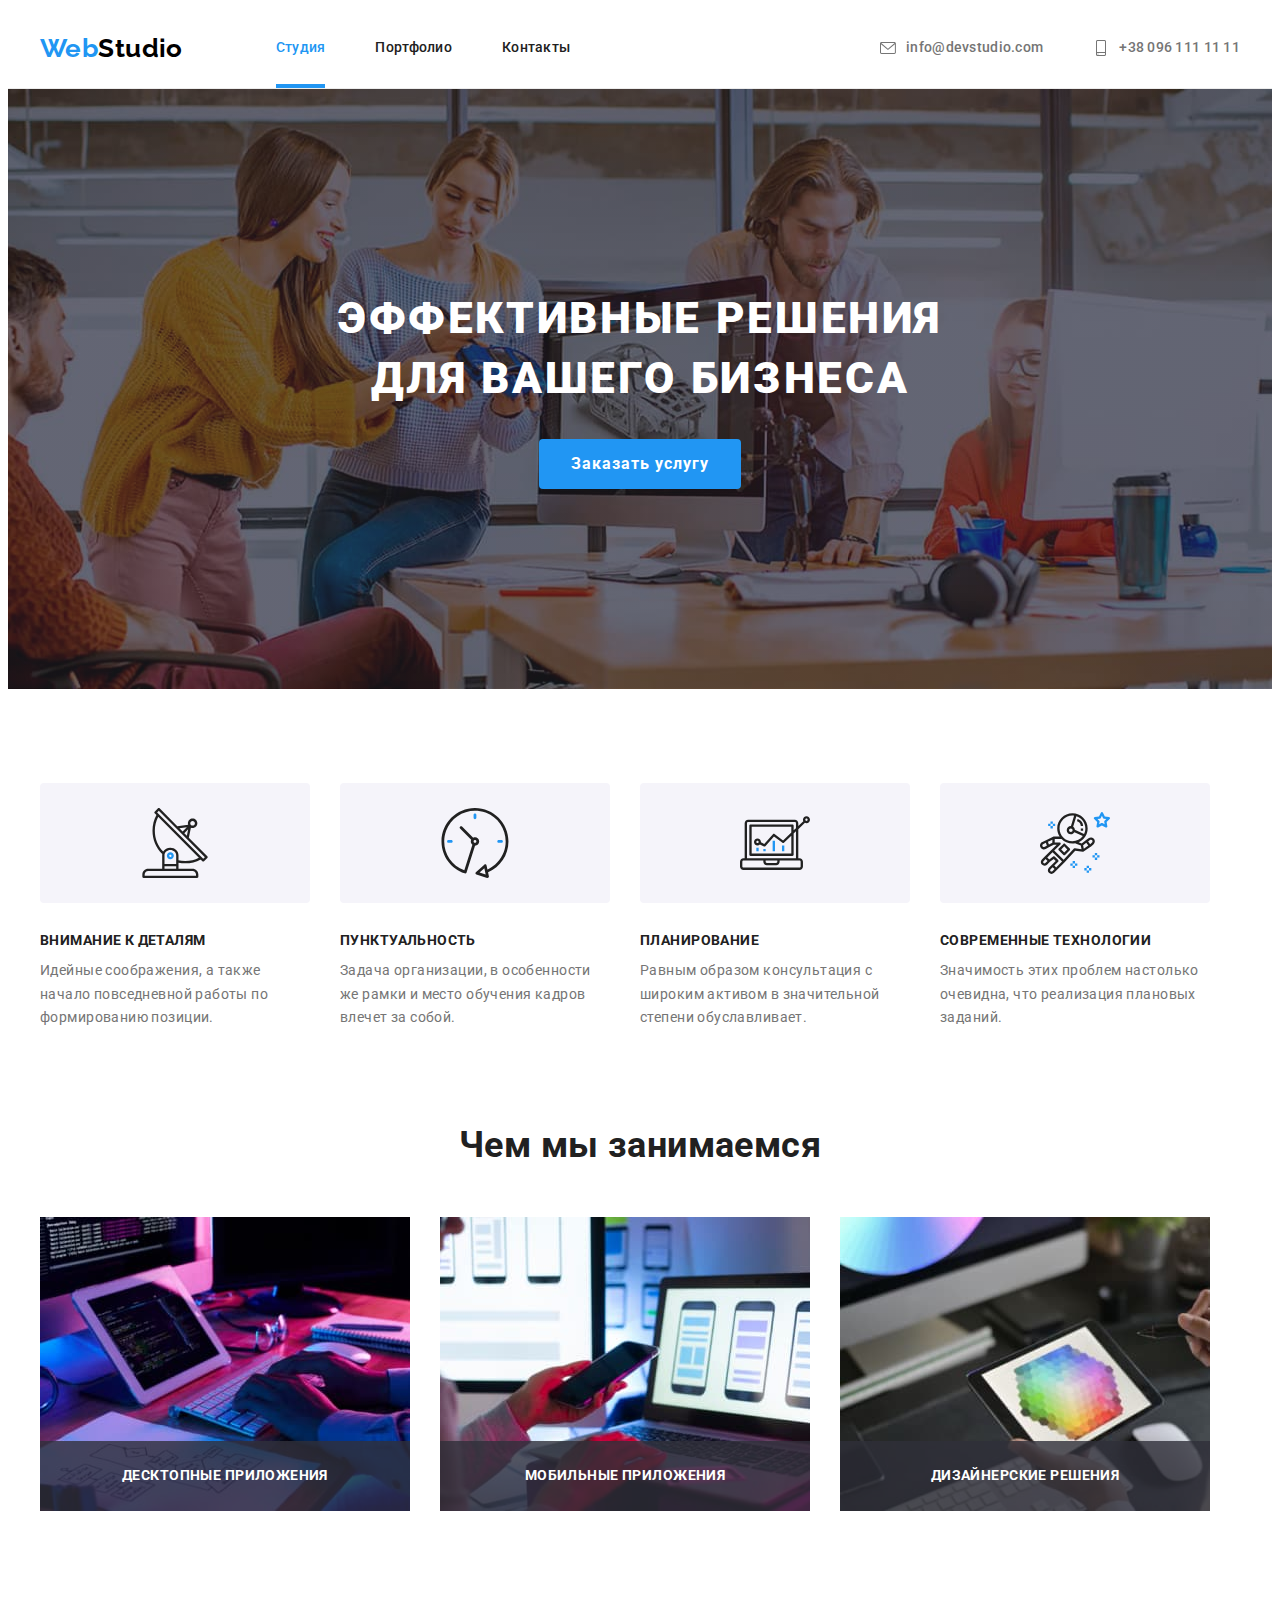
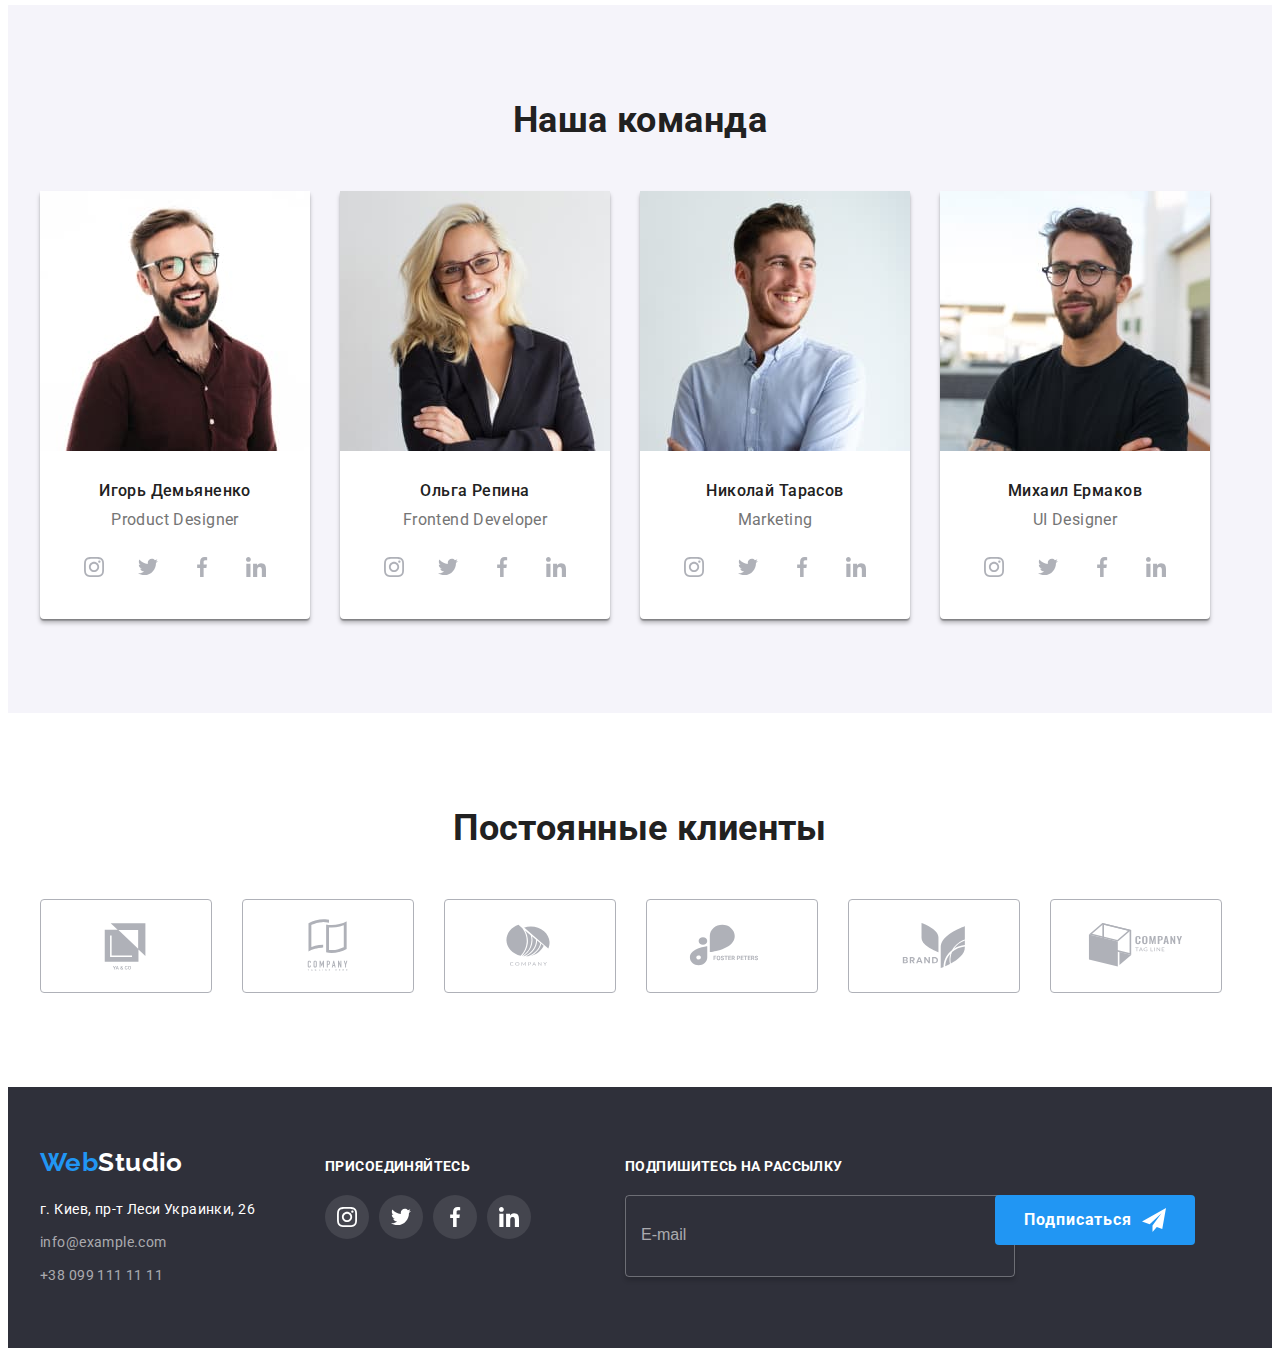
<file: index.html>
<!DOCTYPE html>
<html lang="ru">
  <head>
    <meta charset="UTF-8" />
    <meta http-equiv="X-UA-Compatible" content="IE=edge" />
    <meta name="goit-markup-hw-01" content="homework goit-markup-hw-01" />
    <title>WEBСтудия</title>
    <link rel="preconnect" href="https://fonts.googleapis.com" />
    <link rel="preconnect" href="https://fonts.gstatic.com" crossorigin />
    <link
      rel="stylesheet"
      href="https://cdnjs.cloudflare.com/ajax/libs/modern-normalize/1.1.0/modern-normalize.min.css"
      integrity="sha512-wpPYUAdjBVSE4KJnH1VR1HeZfpl1ub8YT/NKx4PuQ5NmX2tKuGu6U/JRp5y+Y8XG2tV+wKQpNHVUX03MfMFn9Q=="
      crossorigin="anonymous"
      referrerpolicy="no-referrer"
    />
    <link
      href="https://fonts.googleapis.com/css2?family=Raleway:wght@700&family=Roboto:wght@400;500;700;900&display=swap"
      rel="stylesheet"
    />
    <link rel="stylesheet" href="./css/main.min.css" />
</head>

  <body>
    <header class="header page-header--fixed" data-page-header>
      <div class="container">
        <!--navigation link-->
        <nav class="header__nav">
          <a href="./index.html" lang="en" class="brand-link link">
            <span class="brand-text-onehalf">Web</span><span class="brand-text-twohalf">Studio</span>
          </a>
          <ul class="header__list list">
            <li class="header__item">
              <a href="./index.html" class="header__link header__currentlink link">Студия</a>
            </li>
            <li class="header__item">
              <a href="./portfolio.html" class="header__link link">Портфолио</a>
            </li>
            <li class="header__item"><a href="" class="header__link link">Контакты</a></li>
          </ul>
        </nav>
        <ul class="header__contacts list">
          <li class="header__item header__item--muting">
            <a href="mailto:info@devstudio.com" class="header__link header__link--contact link">
              <svg class="header__icon">
                <use href="./images/icons.svg#icon-envelope"></use>
              </svg>
              info@devstudio.com
            </a>
          </li>
          <li class="header__item">
            <a href="tel:+380961111111" class="header__link header__link--contact link"
              ><svg class="header__icon">
                <use href="./images/icons.svg#icon-smartphone"></use>
              </svg>
              +38 096 111 11 11
            </a>
          </li>
        </ul>
      </div>
    </header>

    <main>
      <section class="tagline section">
        <div class="container">
          <h1 class="tagline__title">Эффективные решения для вашего бизнеса</h1>
          <button type="button" class="tagline__btn btn-fixed" data-modal-open>Заказать услугу</button>
        </div>
      </section>
      <section class="strengths section">
        <div class="container">
          <h2 hidden class="strengths__title visually-hidden">Наши качества</h2>
          <ul class="strengths__list list">
            <li class="strengths__item">
              <div class="strengths__accent">
                <svg class="strenghts__icon" width="70" height="70">
                  <use href="./images/icons.svg#icon-antenna"></use>
                </svg>
              </div>
              <h3 class="strengths__about">Внимание к деталям</h3>
              <p class="strengths__text">
                Идейные соображения, а также начало повседневной работы по формированию позиции.
              </p>
            </li>
            <li class="strengths__item">
              <div class="strengths__accent">
                <svg class="strenghts__icon" width="70" height="70">
                  <use href="./images/icons.svg#icon-clock"></use>
                </svg>
              </div>
              <h3 class="strengths__about">Пунктуальность</h3>
              <p class="strengths__text">
                Задача организации, в особенности же рамки и место обучения кадров влечет за собой.
              </p>
            </li>
            <li class="strengths__item">
              <div class="strengths__accent">
                <svg class="strenghts__icon" width="70" height="70">
                  <use href="./images/icons.svg#icon-diagram"></use>
                </svg>
              </div>
              <h3 class="strengths__about">Планирование</h3>
              <p class="strengths__text">
                Равным образом консультация с широким активом в значительной степени обуславливает.
              </p>
            </li>
            <li class="strengths__item">
              <div class="strengths__accent">
                <svg class="strenghts__icon" width="70" height="70">
                  <use href="./images/icons.svg#icon-astronaut"></use>
                </svg>
              </div>
              <h3 class="strengths__about">Современные технологии</h3>
              <p class="strengths__text">
                Значимость этих проблем настолько очевидна, что реализация плановых заданий.
              </p>
            </li>
          </ul>
        </div>
      </section>
      <section class="about section">
        <div class="container">
          <h2 class="about-title">Чем мы занимаемся</h2>
          <ul class="projects list">
            <li class="projects__item">
              <img
                src="./images/work-img-1.jpg"
                alt="Пример нашего проекта"
                width="370"
                height="294"
              />
              <p class="projects__title">Десктопные приложения</p>
            </li>
            <li class="projects__item">
              <img
                src="./images/work-img-2.jpg"
                alt="Пример нашего проекта"
                width="370"
                height="294"
              />
              <p class="projects__title">Мобильные приложения</p>
            </li>
            <li class="projects__item">
              <img
                src="./images/work-img-3.jpg"
                alt="Пример нашего проекта"
                width="370"
                height="294"
              />
              <p class="projects__title">Дизайнерские решения</p>
            </li>
          </ul>
        </div>
      </section>
      <section class="co-worker section">
        <div class="container">
          <h2 class="co-worker__title">Наша команда</h2>
          <ul class="employees list">
            <li class="employees__item">
              <img
                src="./images/command-photo-1.jpg"
                alt="Игорь Демьяненко"
                width="270"
                height="260"
              />
              <div class="employees__comment">
                <h3 class="employees__title">Игорь Демьяненко</h3>
                <p lang="en" class="employees__text">Product Designer</p>
                <ul class="soc list">
                  <li class="soc__item">
                    <a href="" class="soc__link link">
                      <svg class="soc__icon" width="20" height="20">
                        <use href="./images/icons.svg#icon-instagram"></use>
                      </svg>
                    </a>
                  </li>
                  <li class="soc__item">
                    <a href="" class="soc__link link">
                      <svg class="soc__icon" width="20" height="20">
                        <use href="./images/icons.svg#icon-twitter"></use>
                      </svg>
                    </a>
                  </li>
                  <li class="soc__item">
                    <a href="" class="soc__link link">
                      <svg class="soc__icon" width="20" height="20">
                        <use href="./images/icons.svg#icon-facebook"></use>
                      </svg>
                    </a>
                  </li>
                  <li class="soc__item">
                    <a href="" class="soc__link link">
                      <svg class="soc__icon" width="20" height="20">
                        <use href="./images/icons.svg#icon-linkedin"></use>
                      </svg>
                    </a>
                  </li>
                </ul>
              </div>
            </li>
            <li class="employees__item">
              <img src="./images/command-photo-2.jpg" alt="Ольга Репина" width="270" height="260" />
              <div class="employees__comment">
                <h3 class="employees__title">Ольга Репина</h3>
                <p lang="en" class="employees__text">Frontend Developer</p>
                <ul class="soc list">
                  <li class="soc__item">
                    <a href="" class="soc__link link">
                      <svg class="soc__icon" width="20" height="20">
                        <use href="./images/icons.svg#icon-instagram"></use>
                      </svg>
                    </a>
                  </li>
                  <li class="soc__item">
                    <a href="" class="soc__link link"
                      ><svg class="soc__icon" width="20" height="20">
                        <use href="./images/icons.svg#icon-twitter"></use></svg
                    ></a>
                  </li>
                  <li class="soc__item">
                    <a href="" class="soc__link link"
                      ><svg class="soc__icon" width="20" height="20">
                        <use href="./images/icons.svg#icon-facebook"></use></svg
                    ></a>
                  </li>
                  <li class="soc__item">
                    <a href="" class="soc__link link"
                      ><svg class="soc__icon" width="20" height="20">
                        <use href="./images/icons.svg#icon-linkedin"></use></svg
                    ></a>
                  </li>
                </ul>
              </div>
            </li>
            <li class="employees__item">
              <img
                src="./images/command-photo-3.jpg"
                alt="Николай Тарасов"
                width="270"
                height="260"
              />
              <div class="employees__comment">
                <h3 class="employees__title">Николай Тарасов</h3>
                <p lang="en" class="employees__text">Marketing</p>
                <ul class="soc list">
                  <li class="soc__item">
                    <a href="" class="soc__link link">
                      <svg class="soc__icon" width="20" height="20">
                        <use href="./images/icons.svg#icon-instagram"></use>
                      </svg>
                    </a>
                  </li>
                  <li class="soc__item">
                    <a href="" class="soc__link link"
                      ><svg class="soc__icon" width="20" height="20">
                        <use href="./images/icons.svg#icon-twitter"></use></svg
                    ></a>
                  </li>
                  <li class="soc__item">
                    <a href="" class="soc__link link"
                      ><svg class="soc__icon" width="20" height="20">
                        <use href="./images/icons.svg#icon-facebook"></use></svg
                    ></a>
                  </li>
                  <li class="soc__item">
                    <a href="" class="soc__link link"
                      ><svg class="soc__icon" width="20" height="20">
                        <use href="./images/icons.svg#icon-linkedin"></use></svg
                    ></a>
                  </li>
                </ul>
              </div>
            </li>
            <li class="employees__item">
              <img
                src="./images/command-photo-4.jpg"
                alt="Михаил Ермаков"
                width="270"
                height="260"
              />
              <div class="employees__comment">
                <h3 class="employees__title">Михаил Ермаков</h3>
                <p lang="en" class="employees__text">UI Designer</p>
                <ul class="soc list">
                  <li class="soc__item">
                    <a href="" class="soc__link link">
                      <svg class="soc__icon" width="20" height="20">
                        <use href="./images/icons.svg#icon-instagram"></use>
                      </svg>
                    </a>
                  </li>
                  <li class="soc__item">
                    <a href="" class="soc__link link"
                      ><svg class="soc__icon" width="20" height="20">
                        <use href="./images/icons.svg#icon-twitter"></use></svg
                    ></a>
                  </li>
                  <li class="soc__item">
                    <a href="" class="soc__link link"
                      ><svg class="soc__icon" width="20" height="20">
                        <use href="./images/icons.svg#icon-facebook"></use></svg
                    ></a>
                  </li>
                  <li class="soc__item">
                    <a href="" class="soc__link link"
                      ><svg class="soc__icon" width="20" height="20">
                        <use href="./images/icons.svg#icon-linkedin"></use></svg
                    ></a>
                  </li>
                </ul>
              </div>
            </li>
          </ul>
        </div>
      </section>
      <section class="partners section">
        <div class="container">
          <h2 class="partners__title">Постоянные клиенты</h2>
          <ul class="partners__list list">
            <li class="partners__item">
              <a href="" class="partners__link link">
                <svg class="partners__icon">
                  <use href="./images/icons.svg#icon-logo-1"></use>
                </svg>
              </a>
            </li>
            <li class="partners__item">
              <a href="" class="partners__link link">
                <svg class="partners__icon">
                  <use href="./images/icons.svg#icon-logo-2"></use>
                </svg>
              </a>
            </li>
            <li class="partners__item">
              <a href="" class="partners__link link">
                <svg class="partners__icon">
                  <use href="./images/icons.svg#icon-logo-3"></use>
                </svg>
              </a>
            </li>
            <li class="partners__item">
              <a href="" class="partners__link link">
                <svg class="partners__icon">
                  <use href="./images/icons.svg#icon-logo-4"></use>
                </svg>
              </a>
            </li>
            <li class="partners__item">
              <a href="" class="partners__link link">
                <svg class="partners__icon" >
                  <use href="./images/icons.svg#icon-logo-5"></use>
                </svg>
              </a>
            </li>
            <li class="partners__item">
              <a href="" class="partners__link link">
                <svg class="partners__icon" >
                  <use href="./images/icons.svg#icon-logo-6"></use>
                </svg>
              </a>
            </li>
          </ul>
        </div>
      </section>
    </main>

    <footer class="footer">
      <div class="container">
        <div class="footer-contacts">
          <a href="./index.html" lang="en" class="footer-brand-link link"
            ><span class="brand-text-onehalf">Web</span
            ><span class="brand-text-twohalf-second">Studio</span></a
          >
          <address class="footer-address">
            <ul class="address list">
              <li class="address__item">
                <a
                  href="https://goo.gl/maps/UJ2vtWxeUtUVGGgd9"
                  target="_blank"
                  rel="noreferrer nofollow noopener"
                  class="address__link address__link--geo link"
                  >г. Киев, пр-т Леси Украинки, 26</a
                >
              </li>
              <li class="address__item">
                <a href="mailto:info@example.com" class="address__link link">info@example.com</a>
              </li>
              <li class="address__item">
                <a href="tel:+380991111111" class="address__link link">+38 099 111 11 11</a>
              </li>
            </ul>
          </address>
        </div>
        <div class="our-soc">
          <h2 class="our-soc__title">Присоединяйтесь</h2>
          <ul class="our-soc__list list">
            <li class="our-soc__item">
              <a href="" class="our-soc__link link">
                <svg class="our-soc__icon" width="20" height="20">
                  <use href="./images/icons.svg#icon-instagram"></use>
                </svg>
              </a>
            </li>
            <li class="our-soc__item">
              <a href="" class="our-soc__link link">
                <svg class="our-soc__icon" width="20" height="20">
                  <use href="./images/icons.svg#icon-twitter"></use>
                </svg>
              </a>
            </li>
            <li class="our-soc__item">
              <a href="" class="our-soc__link link"
                ><svg class="our-soc__icon" width="20" height="20">
                  <use href="./images/icons.svg#icon-facebook"></use>
                </svg>
              </a>
            </li>
            <li class="our-soc__item">
              <a href="" class="our-soc__link link">
                <svg class="our-soc__icon" width="20" height="20">
                  <use href="./images/icons.svg#icon-linkedin"></use>
                </svg>
              </a>
            </li>
          </ul>
        </div>
        <div class="distribution">
          <p class="distribution__title">Подпишитесь на рассылку</p>
          <form  class="distribution__form">
          <label class="distribution__label">
            <input type="email" name="add-email-to-distribution" placeholder="E-mail" class="distribution__input" required>
          </label>
          <button type="submit" class="btn-fixed distribution__btn">
            Подписаться
            <svg class="distribution__icon" width="24" height="24">
              <use href="./images/icons.svg#icon-send"></use>
            </svg>
          </button>
          </form>
        </div>
      </div>
    </footer>
    <div class="backdrop is-hidden" data-modal>
      <div class="modal">
        <button type="button" class="modal-close-btn" data-modal-close>
          <svg class="modal-close-icon" width="18" height="18">
            <use href="./images/icons.svg#icon-close"></use>
          </svg>
        </button>
        <p class="modal-title">Оставьте свои данные, мы вам перезвоним</p>
        <form  class="modal-group-input">
          <label class="modal-label"><p class="modal-label-text">Имя</p><span class="modal-input-centre"><input type="text" name="visitor-name" class="modal-input" required
            ><svg class="modal-input-icon" width="18" height="18">
            <use href="./images/icons.svg#icon-person"></use>
          </svg></span></label>
          <label class="modal-label"><p class="modal-label-text">Телефон</p><span class="modal-input-centre"><input type="tel" name="visitor-tel" class="modal-input" required
            ><svg class="modal-input-icon" width="18" height="18">
            <use href="./images/icons.svg#icon-phone"></use>
          </svg></span></label>
          <label class="modal-label"><p class="modal-label-text">Почта</p><span class="modal-input-centre"><input type="email" name="visitor-email" class="modal-input" required
            ><svg class="modal-input-icon" width="18" height="18">
              <use href="./images/icons.svg#icon-mail"></use>
            </svg></span></label>
          <label class="modal-label" for="modal-comment"><p class="modal-label-text">Комментарий</p></label>
          <textarea name="modal-comment" id="modal-comment" placeholder="Введите текст" class="modal-input modal-textarea"></textarea>
          <label class="modal-label-check"><input type="checkbox" name="visitor-agreement" value="agreement" class="modal-input-chek visually-hidden"><svg class="modal-check-icon" width="16" height="15">
            <use href="./images/icons.svg#icon-check"></use>
          </svg><p class="modal-check-text">Соглашаюсь с рассылкой и принимаю&nbsp;</p><a href="" target="_blank" rel="noreferrer nofollow noopener" title="Условия договора" class="modal-link-agreement link">Условия договора</a></label>
          <button type="submit" class="modal-submit-btn btn-fixed">Отправить</button>
        </form>
      </div>
    </div>
    <script src="./js/modal.js"></script>
  </body>
</html>
</file>
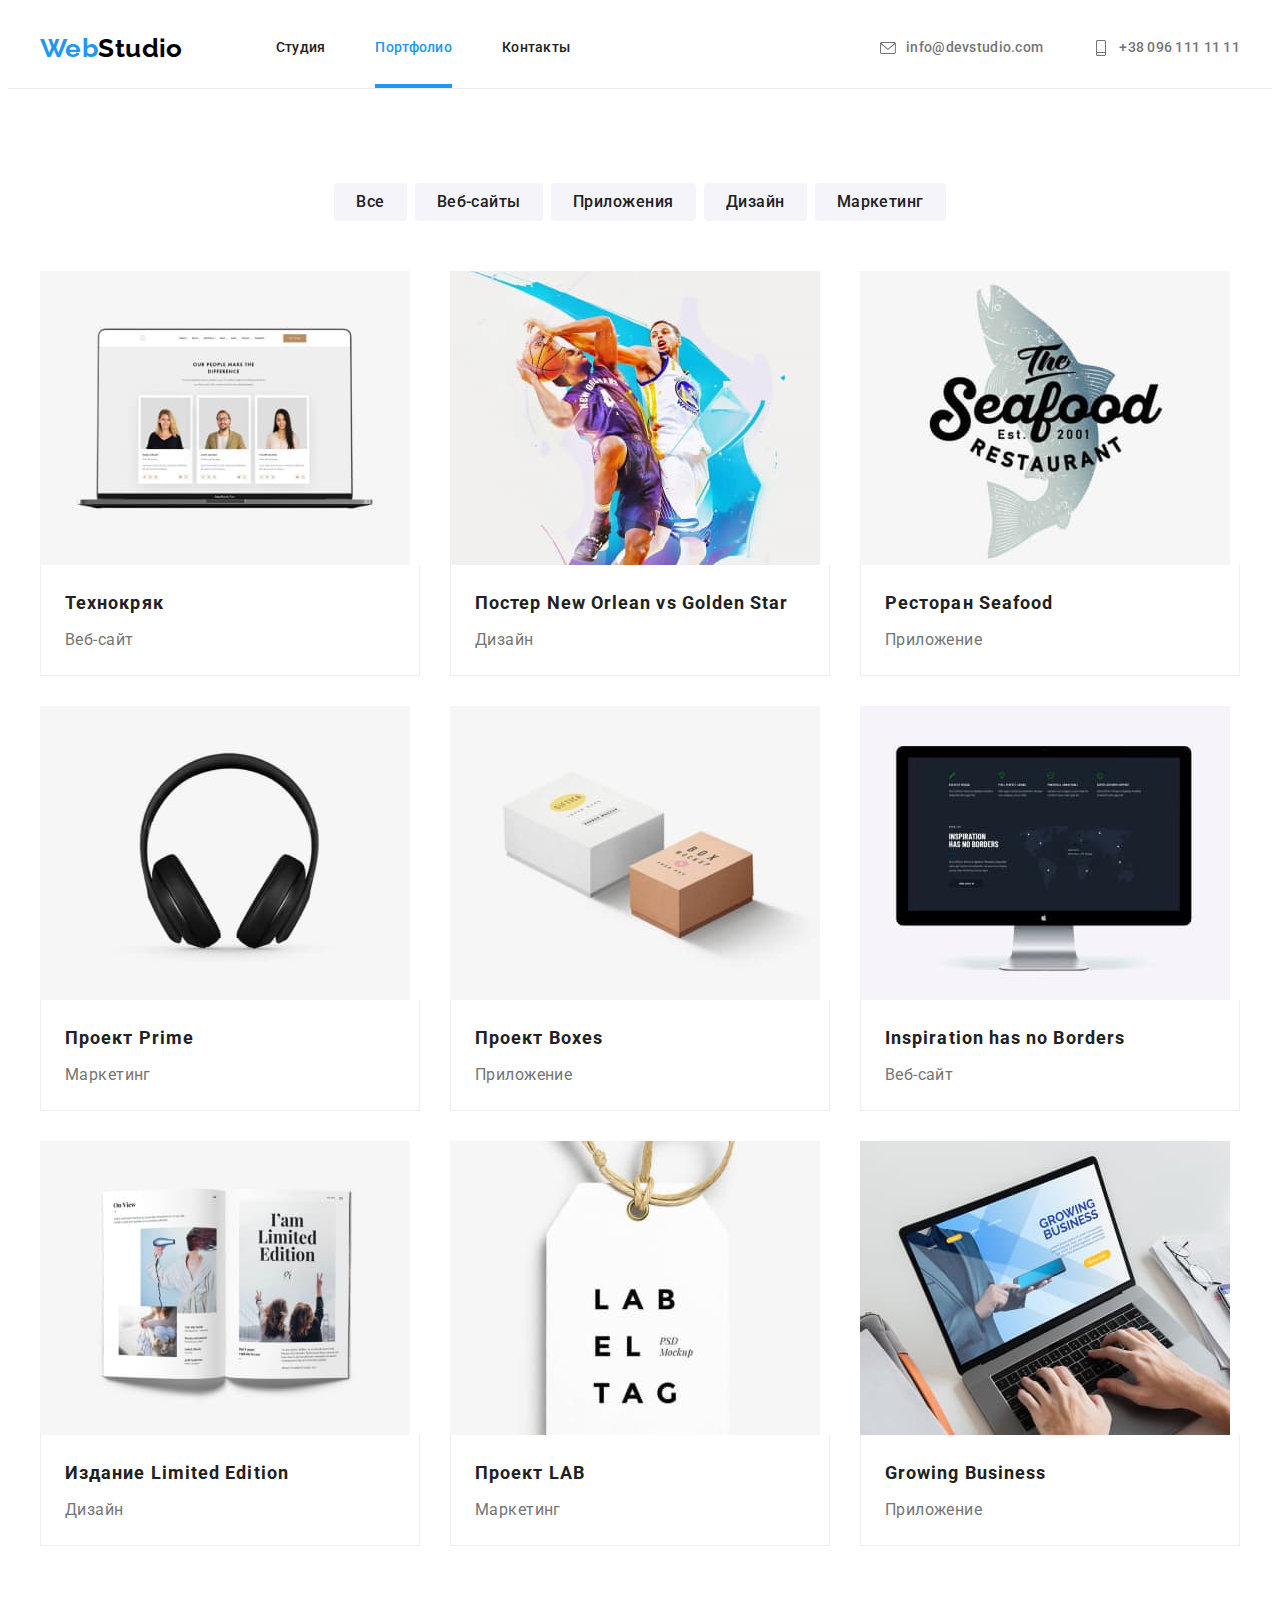
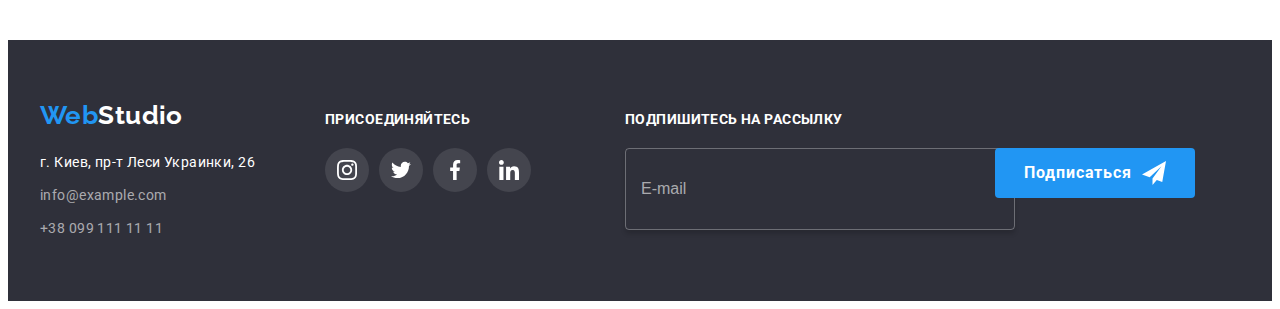
<file: portfolio.html>
<!DOCTYPE html>
<html lang="ru">
  <head>
    <meta charset="UTF-8" />
    <meta http-equiv="X-UA-Compatible" content="IE=edge" />
    <meta name="goit-markup-hw-01" content="homework goit-markup-hw-01" />
    <title>WEBСтудия</title>
    <link rel="preconnect" href="https://fonts.googleapis.com" />
    <link rel="preconnect" href="https://fonts.gstatic.com" crossorigin />
    <link
      rel="stylesheet"
      href="https://cdnjs.cloudflare.com/ajax/libs/modern-normalize/1.1.0/modern-normalize.min.css"
      integrity="sha512-wpPYUAdjBVSE4KJnH1VR1HeZfpl1ub8YT/NKx4PuQ5NmX2tKuGu6U/JRp5y+Y8XG2tV+wKQpNHVUX03MfMFn9Q=="
      crossorigin="anonymous"
      referrerpolicy="no-referrer"
    />
    <link
      href="https://fonts.googleapis.com/css2?family=Raleway:wght@700&family=Roboto:wght@400;500;700;900&display=swap"
      rel="stylesheet"
    />
    <link rel="stylesheet" href="./css/main.min.css" />    
  </head>

  <body>
    <header class="header">
      <div class="container">
        <!--navigation link-->
        <nav class="header__nav">
          <a href="./index.html" lang="en" class="brand-link link">
            <span class="brand-text-onehalf">Web</span
            ><span class="brand-text-twohalf">Studio</span>
          </a>
          <ul class="header__list list">
            <li class="header__item">
              <a href="./index.html" class="header__link link">Студия</a>
            </li>
            <li class="header__item">
              <a href="./portfolio.html" class="header__link header__currentlink link">Портфолио</a>
            </li>
            <li class="header__item"><a href="" class="header__link link">Контакты</a></li>
          </ul>
        </nav>
        <ul class="header__contacts list">
          <li class="header__item header__item--muting">
            <a href="mailto:info@devstudio.com" class="header__link header__link--contact link">
              <svg class="header__icon">
                <use href="./images/icons.svg#icon-envelope"></use>
              </svg>
              info@devstudio.com
            </a>
          </li>
          <li class="header__item">
            <a href="tel:+380961111111" class="header__link header__link--contact link"
              ><svg class="header__icon">
                <use href="./images/icons.svg#icon-smartphone"></use>
              </svg>
              +38 096 111 11 11
            </a>
          </li>
        </ul>
      </div>
    </header>

    <main>
      <section class="portfolio section">
        <div class="container">
          <div class="filter">
            <h1 class="filter__title visually-hidden">Портфолио</h1>

            <ul class="filters list">
              <li class="filters__item"><button type="button" class="filters__button">Все</button></li>
              <li class="filters__item">
                <button type="button" class="filters__button">Веб-сайты</button>
              </li>
              <li class="filters__item">
                <button type="button" class="filters__button">Приложения</button>
              </li>
              <li class="filters__item">
                <button type="button" class="filters__button">Дизайн</button>
              </li>
              <li class="filters__item">
                <button type="button" class="filters__button">Маркетинг</button>
              </li>
            </ul>
          </div>

          <ul class="gallery list">
            <li class="gallery__item">
              <a href="" class="gallery__link link">
                <div class="gallery__slide">
                  <img
                    src="./images/gallery/portfolio-gallery-1.jpg"
                    alt="Технокряк"
                    width="370"
                    height="294"
                  />
                  <p class="gallery__about">
                    Ресурс предлагает комплексные предложения с разным уровнем функционала и
                    сервисов. Все это позволит посетителю получить исчерпывающие сведения о компании
                    или частном лице.
                  </p>
                </div>
                <div class="gallery__content">
                  <h2 class="gallery__title">Технокряк</h2>
                  <p class="gallery__text">Веб-сайт</p>
                </div>
              </a>
            </li>
            <li class="gallery__item">
              <a href="" class="gallery__link link">
                <div class="gallery__slide">
                  <img
                    src="./images/gallery/portfolio-gallery-2.jpg"
                    alt="Постер New Orlean vs Golden Star"
                    width="370"
                    height="294"
                  />
                  <p class="gallery__about">
                    Lorem ipsum dolor sit amet consectetur adipisicing elit. Minima ut quod
                    necessitatibus laboriosam odio mollitia quisquam neque in, sed esse cum ducimus,
                    sit fuga debitis, atque molestias ipsam corporis corrupti quas deserunt
                    voluptates magni consequatur vero. Repellat ipsam vel saepe!
                  </p>
                </div>
                <div class="gallery__content">
                  <h2 class="gallery__title">
                    Постер <span lang="en">New Orlean vs Golden Star</span>
                  </h2>
                  <p class="gallery__text">Дизайн</p>
                </div>
              </a>
            </li>
            <li class="gallery__item">
              <a href="" class="gallery__link link">
                <div class="gallery__slide">
                  <img
                    src="./images/gallery/portfolio-gallery-3.jpg"
                    alt="Ресторан Seafood"
                    width="370"
                    height="294"
                  />
                  <p class="gallery__about">
                    Lorem ipsum dolor sit amet consectetur adipisicing elit. Quo perspiciatis facere
                    magnam rem dignissimos maiores accusantium, officia ipsam sapiente, error
                    aspernatur, dolores voluptatem molestias provident temporibus. Aperiam dolorum
                    tempore expedita ea pariatur ad distinctio, at adipisci recusandae magni, odio
                    consequuntur?
                  </p>
                </div>
                <div class="gallery__content">
                  <h2 class="gallery__title">Ресторан <span lang="en">Seafood</span></h2>
                  <p class="gallery__text">Приложение</p>
                </div>
              </a>
            </li>
            <li class="gallery__item">
              <a href="" class="gallery__link link">
                <div class="gallery__slide">
                  <img
                    src="./images/gallery/portfolio-gallery-4.jpg"
                    alt="Проект Prime"
                    width="370"
                    height="294"
                  />
                  <p class="gallery__about">
                    Lorem ipsum, dolor sit amet consectetur adipisicing elit. Labore optio
                    dignissimos quo? Culpa, officia error?
                  </p>
                </div>
                <div class="gallery__content">
                  <h2 class="gallery__title">Проект <span lang="en">Prime</span></h2>
                  <p class="gallery__text">Маркетинг</p>
                </div>
              </a>
            </li>
            <li class="gallery__item">
              <a href="" class="gallery__link link">
                <div class="gallery__slide">
                  <img
                    src="./images/gallery/portfolio-gallery-5.jpg"
                    alt="Проект Boxes"
                    width="370"
                    height="294"
                  />
                  <p class="gallery__about">
                    Lorem ipsum dolor sit amet consectetur adipisicing elit. Est, corporis.
                  </p>
                </div>
                <div class="gallery__content">
                  <h2 class="gallery__title">Проект <span lang="en">Boxes</span></h2>
                  <p class="gallery__text">Приложение</p>
                </div>
              </a>
            </li>
            <li class="gallery__item">
              <a href="" class="gallery__link link">
                <div class="gallery__slide">
                  <img
                    src="./images/gallery/portfolio-gallery-6.jpg"
                    alt="Inspiration has no Borders"
                    width="370"
                    height="294"
                  />
                  <p class="gallery__about">
                    Lorem ipsum dolor sit amet consectetur, adipisicing elit. Quia asperiores in
                    voluptates voluptate rerum corporis nobis, harum qui deleniti molestias minus
                    autem dolores perferendis atque dicta vel. Vero officiis rem a nulla ea
                    doloribus animi.
                  </p>
                </div>
                <div class="gallery__content">
                  <h2 class="gallery__title">
                    <span lang="en">Inspiration has no Borders</span>
                  </h2>
                  <p class="gallery__text">Веб-сайт</p>
                </div>
              </a>
            </li>
            <li class="gallery__item">
              <a href="" class="gallery__link link">
                <div class="gallery__slide">
                  <img
                    src="./images/gallery/portfolio-gallery-7.jpg"
                    alt="Издание Limited Edition"
                    width="370"
                    height="294"
                  />
                  <p class="gallery__about">
                    Lorem ipsum dolor sit amet consectetur adipisicing elit. Eum, cupiditate culpa
                    dicta et consectetur perferendis quos, maiores officiis illo labore nostrum
                    quasi molestiae voluptatibus tempore earum exercitationem pariatur enim dolorum.
                  </p>
                </div>
                <div class="gallery__content">
                  <h2 class="gallery__title">Издание <span lang="en">Limited Edition</span></h2>
                  <p class="gallery__text">Дизайн</p>
                </div>
              </a>
            </li>
            <li class="gallery__item">
              <a href="" class="gallery__link link">
                <div class="gallery__slide">
                  <img
                    src="./images/gallery/portfolio-gallery-8.jpg"
                    alt="Проект LAB"
                    width="370"
                    height="294"
                  />
                  <p class="gallery__about">
                    Lorem ipsum dolor sit amet, consectetur adipisicing elit. Voluptatem
                    consequuntur ipsam excepturi, fugiat cumque earum perspiciatis nihil
                    necessitatibus vel ratione!
                  </p>
                </div>
                <div class="gallery__content">
                  <h2 class="gallery__title">Проект <span lang="en">LAB</span></h2>
                  <p class="gallery__text">Маркетинг</p>
                </div>
              </a>
            </li>
            <li class="gallery__item">
              <a href="" class="gallery__link link">
                <div class="gallery__slide">
                  <img
                    src="./images/gallery/portfolio-gallery-9.jpg"
                    alt="Growing Business"
                    width="370"
                    height="294"
                  />
                  <p class="gallery__about">
                    Lorem, ipsum dolor sit amet consectetur adipisicing elit. Facere, nesciunt!
                  </p>
                </div>
                <div class="gallery__content">
                  <h2 class="gallery__title"><span lang="en">Growing Business</span></h2>
                  <p class="gallery__text">Приложение</p>
                </div>
              </a>
            </li>
          </ul>
        </div>
      </section>
    </main>

    <footer class="footer">
      <div class="container">
        <div class="footer-contacts">
          <a href="./index.html" lang="en" class="footer-brand-link link"
            ><span class="brand-text-onehalf">Web</span
            ><span class="brand-text-twohalf-second">Studio</span></a
          >
          <address class="footer-address">
            <ul class="address list">
              <li class="address__item">
                <a
                  href="https://goo.gl/maps/UJ2vtWxeUtUVGGgd9"
                  target="_blank"
                  rel="noreferrer nofollow noopener"
                  class="address__link address__link--geo link"
                  >г. Киев, пр-т Леси Украинки, 26</a
                >
              </li>
              <li class="address__item">
                <a href="mailto:info@example.com" class="address__link link">info@example.com</a>
              </li>
              <li class="address__item">
                <a href="tel:+380991111111" class="address__link link">+38 099 111 11 11</a>
              </li>
            </ul>
          </address>
        </div>
        <div class="our-soc">
          <h2 class="our-soc__title">Присоединяйтесь</h2>
          <ul class="our-soc__list list">
            <li class="our-soc__item">
              <a href="" class="our-soc__link link">
                <svg class="our-soc__icon" width="20" height="20">
                  <use href="./images/icons.svg#icon-instagram"></use>
                </svg>
              </a>
            </li>
            <li class="our-soc__item">
              <a href="" class="our-soc__link link">
                <svg class="our-soc__icon" width="20" height="20">
                  <use href="./images/icons.svg#icon-twitter"></use>
                </svg>
              </a>
            </li>
            <li class="our-soc__item">
              <a href="" class="our-soc__link link"
                ><svg class="our-soc__icon" width="20" height="20">
                  <use href="./images/icons.svg#icon-facebook"></use>
                </svg>
              </a>
            </li>
            <li class="our-soc__item">
              <a href="" class="our-soc__link link">
                <svg class="our-soc__icon" width="20" height="20">
                  <use href="./images/icons.svg#icon-linkedin"></use>
                </svg>
              </a>
            </li>
          </ul>
        </div>
        <div class="distribution">
          <p class="distribution__title">Подпишитесь на рассылку</p>
          <form  class="distribution__form">
          <label class="distribution__label">
            <input type="email" name="add-email-to-distribution" placeholder="E-mail" class="distribution__input" required>
          </label>
          <button type="submit" class="btn-fixed distribution__btn">
            Подписаться
            <svg class="distribution__icon" width="24" height="24">
              <use href="./images/icons.svg#icon-send"></use>
            </svg>
          </button>
          </form>
        </div>
      </div>
    </footer>
  </body>
</html>
</file>
<file: css/main.min.css>
:root{--brand-color-one: #2196f3;--brand-color-two: #000000;--brand-second-color-two: #ffffff;--main-color: #212121;--second-color: #757575;--accent-color: #2196f3;--main-backgroundcolor: #ffffff;--second-backgroundcolor: #e5e5e5;--accent-backgroundcolor: #f5f4fa;--tagline-backgroundcolor: #2f303a;--tagline-color: #ffffff;--btn-text-color: #ffffff;--btn-accent-backgroundcolor: #188ce8;--section-padding: 30px;--typical-distance: 30px;--margin-section: 215px}body{font-family:"Roboto",sans-serif;font-size:14px;letter-spacing:.03em;color:var(--main-color);background-color:var(--main-backgroundcolor)}a:focus,button:focus{outline-color:var(--accent-color)}address{font-style:normal}h1,h2,h3,h4,h5,h6,p{margin:0}img{display:block;max-width:100%;height:auto}.list{margin:0;padding-left:0;list-style:none}.link{text-decoration:none;color:inherit}.link::visited{text-decoration:none}.section{padding-bottom:94px}.container{width:1200px;padding:0 15px;margin:0 auto}.visually-hidden{position:absolute;width:1px;height:1px;margin:-1px;border:0;padding:0;white-space:nowrap;clip-path:inset(100%);clip:rect(0 0 0 0);overflow:hidden}.btn-fixed{min-width:200px;height:50px;font-family:inherit;font-weight:700;font-size:16px;line-height:1.88;display:block;align-items:center;text-align:center;letter-spacing:.06em;border:none;border-radius:4px;color:var(--btn-text-color);background-color:var(--accent-color);cursor:pointer}.is-hidden{opacity:0;visibility:hidden;pointer-events:none}.no-scroll{overflow:hidden;padding-right:17px}.brand-link{font-family:"Raleway";font-weight:700;font-size:26px;line-height:1.19;padding-top:25px;padding-bottom:25px;margin-right:93px}.brand-text-onehalf{color:var(--brand-color-one)}.brand-text-twohalf{color:var(--brand-color-two)}.brand-text-twohalf-second{color:var(--brand-second-color-two)}.footer-brand-link{font-family:"Raleway";font-weight:700;font-size:26px;line-height:1.19}.header{background-color:var(--main-backgroundcolor);border-bottom:1px solid #ececec;height:80px}.header__nav{display:flex;align-content:center;height:80px}.header__list{display:flex;margin:0 auto}.header__item{display:flex;align-content:center}.header__item:not(:last-child){margin-right:50px}.header__item--muting{color:var(--second-color)}.header__contacts{display:flex;align-content:center}.header__link{font-family:"Roboto";font-style:normal;font-weight:500;line-height:1.14;letter-spacing:.02em;color:var(--main-color);padding-top:32px;padding-bottom:28px;transition:color 250ms cubic-bezier(0.4, 0, 0.2, 1)}.header__link:hover,.header__link:focus{color:var(--accent-color)}.header__link--contact{color:var(--second-color);padding-bottom:32px;display:flex;align-items:center;gap:10px}.header__currentlink{display:flex;flex-direction:column;color:var(--accent-color);border-bottom:4px solid var(--accent-color)}.header__icon{fill:currentColor;width:16px;height:16px}.header .container{display:flex;align-content:center;justify-content:space-between}.tagline{background-color:var(--tagline-backgroundcolor);background-image:linear-gradient(rgba(47, 48, 58, 0.4), rgba(47, 48, 58, 0.4)),url(../images/home.jpg);background-repeat:no-repeat;background-position:center;background-size:cover;max-width:1600px;max-height:600px;margin:0 auto;padding:200px 0}.tagline__title{font-weight:900;font-size:44px;line-height:1.36;text-align:center;letter-spacing:.06em;text-transform:uppercase;color:var(--tagline-color);max-width:700px;margin-left:auto;margin-right:auto;margin-bottom:var(--typical-distance)}.tagline__btn{padding:10px 32px;margin:0 auto;transition:background-color 250ms cubic-bezier(0.4, 0, 0.2, 1)}.tagline__btn:hover,.tagline__btn:focus{background-color:var(--btn-accent-backgroundcolor)}.strengths{padding-top:94px}.strengths__list{display:flex;justify-content:center}.strengths__item:not(:last-child){margin-right:var(--typical-distance);max-width:270px}.strengths__accent{border-radius:4px;border:none;background-color:var(--accent-backgroundcolor);width:270px;height:120px;margin-bottom:var(--typical-distance);display:flex;align-items:center;justify-content:center}.strengths__about{font-weight:700;font-size:14px;line-height:1.14;text-transform:uppercase;color:var(--main-color);margin-bottom:10px}.strengths__text{font-size:14px;line-height:1.71;color:var(--second-color)}.about-title{font-weight:700;font-size:36px;line-height:1.17;text-align:center;color:var(--main-color);margin-bottom:50px}.projects{display:flex}.projects__item{position:relative}.projects__item:not(:last-child){margin-right:var(--typical-distance)}.projects__title{font-weight:700;line-height:1.14;text-align:center;text-transform:uppercase;color:#fff;width:100%;height:70px;background-color:rgba(47,48,58,.8);display:flex;align-items:center;justify-content:center;position:absolute;bottom:0}.co-worker{background-color:var(--accent-backgroundcolor);padding:94px 0}.co-worker__title{font-weight:700;font-size:36px;line-height:1.17;text-align:center;color:var(--main-color);margin-bottom:50px}.employees{display:flex}.employees__item{width:270px;height:428px;background-color:var(--main-backgroundcolor);border-radius:0px 0px 4px 4px;box-shadow:0px 4px 4px rgba(0,0,0,.25),0px 1px 1px rgba(0,0,0,.14),0px 2px 1px rgba(0,0,0,.2)}.employees__item:not(:last-child){margin-right:var(--typical-distance)}.employees__comment{padding-top:var(--typical-distance);padding-bottom:var(--typical-distance)}.employees__title{font-weight:500;font-size:16px;line-height:1.19;text-align:center;color:var(--main-color);margin-bottom:10px}.employees__text{font-size:16px;line-height:1.19;text-align:center;color:var(--second-color);margin-bottom:16px}.soc{display:flex;justify-content:center;background-color:var(--main-backgroundcolor)}.soc__item{width:44px;height:44px;border-radius:50%;color:#afb1b8;background-color:var(--main-backgroundcolor);margin-left:10px;transition:color 250ms cubic-bezier(0.4, 0, 0.2, 1),background-color 250ms cubic-bezier(0.4, 0, 0.2, 1)}.soc__item:first-child{margin-left:0}.soc__item:hover,.soc__item:focus{background-color:var(--accent-color);color:#fff}.soc__link{display:flex;align-items:center;justify-content:center;width:100%;height:100%;color:currentColor}.soc__icon{fill:currentColor}.partners{padding:94px 0}.partners__title{font-weight:700;font-size:36px;line-height:1.17;text-align:center;color:var(--main-color);margin-bottom:50px}.partners__list{display:flex}.partners__item{margin-left:30px}.partners__item:first-child{margin-left:0}.partners__link{display:flex;align-items:center;justify-content:center;width:170px;height:92px;border:1px solid #afb1b8;border-radius:4px;color:#afb1b8;transition:color 250ms cubic-bezier(0.4, 0, 0.2, 1),border-color 250ms cubic-bezier(0.4, 0, 0.2, 1)}.partners__link:focus,.partners__link:hover{color:var(--accent-color);border-color:var(--accent-color)}.partners__icon{fill:currentColor;width:106px;height:60px}.portfolio{padding-top:94px}.filters{display:flex;justify-content:center;margin-bottom:50px}.filters__item:not(:last-child){margin-right:8px}.filters__button{font-family:inherit;font-weight:500;font-size:16px;line-height:1.62;text-align:center;letter-spacing:.03em;color:var(--main-color);background-color:var(--accent-backgroundcolor);cursor:pointer;border:none;border-radius:4px;padding:6px 22px;transition:color 250ms cubic-bezier(0.4, 0, 0.2, 1),background-color 250ms cubic-bezier(0.4, 0, 0.2, 1),box-shadow 250ms cubic-bezier(0.4, 0, 0.2, 1)}.filters__button:hover,.filters__button:focus{color:var(--btn-text-color);background-color:var(--accent-color);box-shadow:0px 3px 1px rgba(0,0,0,.1),0px 1px 2px rgba(0,0,0,.08),0px 2px 2px rgba(0,0,0,.12)}.gallery{display:flex;flex-wrap:wrap;margin:-15px;border-top:none}.gallery__link{box-shadow:none;display:block;transition:box-shadow 250ms cubic-bezier(0.4, 0, 0.2, 1)}.gallery__link:hover,.gallery__link:focus{box-shadow:0px 1px 1px rgba(0,0,0,.12),0px 4px 4px rgba(0,0,0,.06),1px 4px 6px rgba(0,0,0,.16)}.gallery__item{flex-basis:calc(33.3333333333% - var(--typical-distance));margin:calc(var(--typical-distance)/2)}.gallery__content{padding:20px 24px;border:1px solid #eee;border-top:none}.gallery__title{font-weight:700;font-size:18px;line-height:2;letter-spacing:.06em;color:var(--main-color);margin-bottom:4px}.gallery__text{font-size:16px;line-height:1.88;color:var(--second-color)}.gallery__slide{position:relative;overflow:hidden}.gallery__about{font-size:18px;line-height:1.56;color:#fff;background-color:rgba(33,150,243,.9);position:absolute;top:0;height:100%;overflow:auto;padding:63px 24px;transform:translateY(100%);transition:transform 250ms cubic-bezier(0.4, 0, 0.2, 1)}.gallery__link:focus .gallery__about,.gallery__link:hover .gallery__about{transform:translateY(0%)}.gallery__about::-webkit-scrollbar{width:4px}.gallery__about::-webkit-scrollbar-track{box-shadow:inset 0 0 6px rgba(0,0,0,.3)}.gallery__about::-webkit-scrollbar-thumb{background-color:#2164ff;outline:1px solid #708090}.address__item:not(:last-child){margin-bottom:9px}.address__link{line-height:1.71;color:rgba(255,255,255,.6);transition:color 250ms cubic-bezier(0.4, 0, 0.2, 1)}.address__link:hover,.address__link:focus{color:var(--accent-color)}.address__link--geo{color:var(--tagline-color)}.our-soc{margin-left:70px;margin-right:94px}.our-soc__title{font-weight:700;font-size:14px;line-height:1.14;text-transform:uppercase;color:#fff;margin-bottom:20px}.our-soc__list{display:flex;justify-content:center}.our-soc__item{margin-left:10px}.our-soc__item:first-child{margin-left:0}.our-soc__link{display:flex;align-items:center;justify-content:center;width:44px;height:44px;border-radius:50%;color:#fff;background-color:rgba(255,255,255,.1);transition:background-color 250ms cubic-bezier(0.4, 0, 0.2, 1)}.our-soc__link:hover,.our-soc__link:focus{background-color:var(--accent-color)}.our-soc__icon{fill:currentColor}.distribution{width:570px}.distribution__title{font-weight:700;font-size:14px;line-height:1.14;text-transform:uppercase;color:#fff;margin-bottom:20px}.distribution__form{display:flex;justify-content:space-between}.distribution__label{margin-right:12px;width:100%}.distribution__input{height:50px;width:100%;background-color:rgba(0,0,0,0);border:1px solid rgba(255,255,255,.3);box-shadow:0px 4px 4px rgba(0,0,0,.15);border-radius:4px;padding:15px;color:var(--main-backgroundcolor)}.distribution__input::placeholder{font-size:16px;line-height:1.25;color:rgba(255,255,255,.6)}.distribution__btn{display:flex;align-items:center;justify-content:center;margin:0 auto;transition:background-color 250ms cubic-bezier(0.4, 0, 0.2, 1)}.distribution__btn:hover,.distribution__btn:focus{background-color:var(--btn-accent-backgroundcolor)}.distribution__icon{fill:currentColor;margin-left:10px}.footer{background-color:var(--tagline-backgroundcolor);padding-top:60px;padding-bottom:60px}.footer-brand-link{display:block;margin-bottom:20px}.footer .container{display:flex;align-items:baseline}.backdrop{position:fixed;top:0;left:0;width:100%;height:100%;background-color:rgba(25,28,38,.252);transition:opacity 250ms cubic-bezier(0.4, 0, 0.2, 1),visibility 250ms cubic-bezier(0.4, 0, 0.2, 1)}.backdrop.is-hidden .modal{transform:scale(0) rotate(-360deg)}.modal{position:absolute;top:calc((100% - 581px)/2);left:calc((100% - 528px)/2);min-width:528px;min-height:581px;background-color:#fff;border-radius:4px;transform:scale(1) rotate(0);transition:transform 250ms cubic-bezier(0.4, 0, 0.2, 1);padding:40px}.modal-close-btn{position:absolute;right:8px;top:8px;width:30px;height:30px;border:1px solid #999;border-radius:50%;background-color:rgba(0,0,0,0);display:flex;align-items:center;justify-content:center;color:#000}.modal-close-btn:hover,.modal-close-btn:focus{cursor:pointer;color:var(--btn-accent-backgroundcolor)}.modal-close-icon{fill:currentColor;transition:fill 250ms cubic-bezier(0.4, 0, 0.2, 1)}.modal-title{font-weight:700;font-size:20px;line-height:1.15;text-align:center;color:var(--main-color);margin-bottom:12px}.modal-group-input{display:flex;flex-direction:column}.modal-label{font-size:12px;line-height:1.17;letter-spacing:.01em;color:#757575;margin-bottom:4px}.modal-input-centre{position:relative;padding:12px 0px;margin-bottom:10px}.modal-input-icon{position:absolute;left:12px;top:50%;transform:translateY(-50%);fill:var(--main-color);transition:fill 250ms cubic-bezier(0.4, 0, 0.2, 1);z-index:-1}.modal-label-text{margin-bottom:4px}.modal-input{height:40px;width:100%;background-color:rgba(0,0,0,0);border:1px solid rgba(33,33,33,.2);border-radius:4px;padding-left:42px;outline-color:inherit;transition:color 250ms cubic-bezier(0.4, 0, 0.2, 1),border 250ms cubic-bezier(0.4, 0, 0.2, 1)}.modal-input::placeholder{color:rgba(117,117,117,.5)}.modal-input:hover,.modal-input:focus{border:1px solid var(--accent-color)}.modal-input:focus{outline-color:var(--accent-color)}.modal-input:hover~.modal-input-icon,.modal-input:focus~.modal-input-icon{fill:var(--accent-color)}.modal-textarea{width:100%;height:120px;resize:none;padding:12px 16px;margin-bottom:20px}.modal-label-check{display:flex;align-items:center;justify-content:center;margin-bottom:30px}.modal-check-icon{margin-right:7px;fill:rgba(0,0,0,0);border:1px solid var(--main-color);border-radius:2px;transition:background-color 250ms cubic-bezier(0.4, 0, 0.2, 1),fill 250ms cubic-bezier(0.4, 0, 0.2, 1),border 250ms cubic-bezier(0.4, 0, 0.2, 1)}.modal-input-chek:checked~.modal-check-icon{fill:var(--main-backgroundcolor);background-color:var(--accent-color);border:none}.modal-check-text{font-size:14px;line-height:1.71;color:var(--second-color)}.modal-link-agreement{font-size:14px;line-height:1.71;text-decoration-line:underline;color:var(--accent-color);margin-left:5px}.modal-submit-btn{display:flex;align-items:center;justify-content:center;margin:0 auto;transition:background-color 250ms cubic-bezier(0.4, 0, 0.2, 1)}.modal-submit-btn:hover,.modal-submit-btn:focus{background-color:var(--btn-accent-backgroundcolor)}/*# sourceMappingURL=main.min.css.map */
</file>
